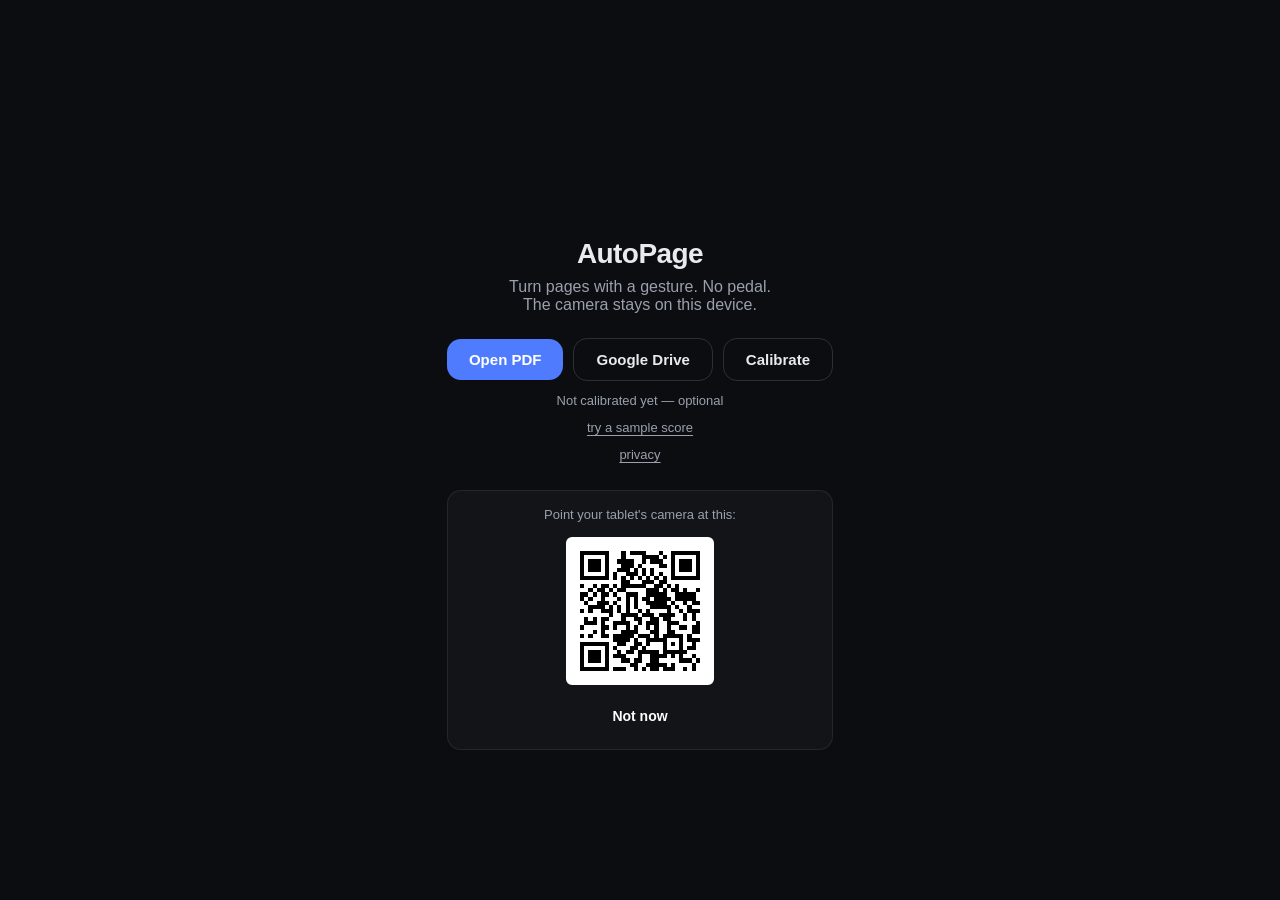
<file: index.html>
<!DOCTYPE html>
<html lang="en">
<head>
  <meta charset="UTF-8" />
  <!-- viewport-fit=cover so the score reaches the edges of a rounded screen;
       the safe-area insets in the stylesheet keep the controls out of the
       notch and off the home indicator. -->
  <meta name="viewport" content="width=device-width, initial-scale=1.0, maximum-scale=1.0, user-scalable=no, viewport-fit=cover" />
  <meta name="theme-color" content="#0f1115" />
  <title>AutoPage</title>

  <!-- PWA / installable app -->
  <link rel="manifest" href="manifest.json" />
  <link rel="icon" href="icon.svg" />
  <!-- iOS ignores an SVG icon for the home screen and screenshots the page
       instead, so a PNG has to be here by name. -->
  <link rel="apple-touch-icon" href="apple-touch-icon.png" />
  <meta name="mobile-web-app-capable" content="yes" />
  <meta name="apple-mobile-web-app-capable" content="yes" />
  <meta name="apple-mobile-web-app-status-bar-style" content="black-translucent" />
  <meta name="apple-mobile-web-app-title" content="AutoPage" />

  <link rel="stylesheet" href="style.css" />
</head>
<body>
  <main class="app">
    <!-- Score surface. The PDF page is drawn here; everything else floats over it. -->
    <div class="score" id="score">
      <canvas id="scoreCanvas" class="score-canvas" hidden></canvas>
      <!-- Opening a stored score is seconds of work on a tablet. Something has
           to be happening on screen for those seconds. -->
      <div class="loading" id="loading" hidden></div>

      <div class="score-empty" id="scoreEmpty">
        <h1 class="title">AutoPage</h1>
        <p class="lede">Turn pages with a gesture. No pedal.<br />The camera stays on this device.</p>

        <div class="start-row">
          <label class="file-btn">
            Open PDF
            <input type="file" id="fileInput" accept="application/pdf,.pdf" multiple hidden />
          </label>
          <button class="file-btn file-btn-quiet" id="driveBtn">Google Drive</button>
          <button class="file-btn file-btn-quiet" id="startCalibrateBtn">Calibrate</button>
        </div>


        <!-- The last few scores, as first pages. Filled by the app. -->
        <div class="recent" id="recent" hidden></div>

        <p class="start-note" id="startCalibrateState"></p>

        <p class="start-note">
          <button class="linkish" id="sampleBtn">try a sample score</button>
        </p>

        <!-- Google's review looks for this from the home page, and anyone
             being asked to point a camera at their own face deserves to find
             it without hunting. -->
        <p class="start-note">
          <a class="linkish" href="privacy.html">privacy</a>
        </p>

        <p class="score-error" id="scoreError" hidden></p>

        <!-- iOS has no install prompt of its own — nothing appears, ever, so
             anyone who does not already know the Share menu trick uses it in a
             tab and loses it. The two steps are the whole fix. -->
        <div class="install" id="installHint" hidden>
          <p id="installText"></p>
          <div class="qr" id="qrBox" hidden></div>

          <!-- Two steps as a picture. iOS has no install prompt to hook, so
               this is the whole mechanism — and a paragraph describing a button
               is worse than an arrow pointing at it. -->
          <div class="steps" id="installSteps" hidden>
            <span class="arrow" id="installArrow">↑</span>
            <span class="glyph" aria-hidden="true">
              <svg viewBox="0 0 24 24" width="20" height="20" fill="none"
                   stroke="currentColor" stroke-width="1.7"
                   stroke-linecap="round" stroke-linejoin="round">
                <path d="M12 3v12" /><path d="M8 7l4-4 4 4" />
                <path d="M5 13v6a2 2 0 0 0 2 2h10a2 2 0 0 0 2-2v-6" />
              </svg>
            </span>
            <span class="steps-text">then <b>Add to Home Screen</b></span>
          </div>
          <div class="start-row">
            <button class="btn btn-secondary" id="installBtn" hidden>Install</button>
            <button class="btn btn-secondary" id="shareBtn" hidden>Share link</button>
            <button class="btn btn-quiet" id="installDismiss">Not now</button>
          </div>
        </div>
      </div>
    </div>

    <!-- Page navigation. Always available — the automatic turn never takes these away. -->
    <div class="nav" id="nav" hidden>
      <button class="nav-btn" id="prevBtn" aria-label="Previous page">‹</button>
      <button class="nav-btn" id="nextBtn" aria-label="Next page">›</button>
    </div>

    <!-- Shown only while calibrating, or when the camera cannot start. Kept at
         the top because that is where the lens is: a prompt in the corner asks
         the player to look away at the moment the gesture is being measured. -->
    <section class="watch" id="watch" hidden>
      <!-- The prompt first. Below the preview it was the thing that scrolled
           off a phone, and it is the one part that has to be readable for the
           whole six seconds the step lasts. -->
      <div class="trainer-status" id="gestureStatus" hidden></div>
      <video id="camPreview" class="cam" playsinline muted hidden></video>
      <!-- Cancel lives here during calibration, so the panel can get out of
           the way entirely instead of being half-covered by this card. -->
      <button id="cancelCalibBtn" class="btn btn-secondary btn-block" hidden>Cancel</button>
      <button id="allowBtn" class="btn btn-primary btn-block" hidden>Allow camera</button>
    </section>

    <!-- ===== Setup panel ===== -->
    <section class="panel" id="setupPanel" hidden>
      <!-- Closed over a score this is a gear and nothing else. A word floating
           on the music is one more thing between the player and the only thing
           they are looking at. -->
      <button class="panel-head" id="setupToggle" aria-expanded="true" aria-label="Setup">
        <span class="gear" aria-hidden="true">⚙️</span>
        <span class="panel-label">Setup</span>
        <span class="chevron" aria-hidden="true">▾</span>
      </button>

      <div class="panel-body">
        <p class="panel-desc" id="gestureHelp"></p>

        <!-- The reason you open this panel, most times. It is blue on the
             first screen and it is blue here: a dark rectangle on a dark panel
             does not read as a button at all, whichever one you point at. -->
        <label class="btn btn-primary btn-block file-swap">
          Open PDF
          <input type="file" id="swapFileInput" accept="application/pdf,.pdf" multiple hidden />
        </label>

        <!-- The week's songs usually live in a shared folder rather than on
             the iPad, so this is a first-class way in, not a convenience. -->
        <button class="btn btn-secondary btn-block" id="panelDriveBtn">Open from Google Drive</button>


        <!-- And again here, because a remembered score opens straight away
             and the first screen is not seen again. -->
        <div class="recent recent-panel" id="recentPanel" hidden></div>

        <!-- Only for charts that have chord symbols in them. A score with
             none never shows this. -->
        <div class="keyrow" id="keyRow" hidden>
          <span class="keyrow-label">Key</span>
          <button type="button" id="keyDown" aria-label="Down a semitone">−</button>
          <span id="keyNow">—</span>
          <button type="button" id="keyUp" aria-label="Up a semitone">+</button>
          <button type="button" id="keyReset" class="plain">original</button>
        </div>
        <p class="key-note" id="keyNote" hidden>
          Chord symbols only — the printed staff does not change.
        </p>

        <!-- A set goes up a tone for the last chorus, and that happens with
             both hands busy. A thumb to the camera is the one signal a player
             can give mid-song. -->
        <label class="field field-check" id="thumbsField" hidden>
          <input type="checkbox" id="thumbsOn" />
          <span>Thumbs up raises the key <em>— a tone, chord symbols only</em></span>
        </label>
        <label class="field field-check field-sub" id="naturalStepField" hidden>
          <input type="checkbox" id="naturalStepOn" checked />
          <span>E goes to F, B to C <em>— a semitone, to stay off F# and C#</em></span>
        </label>
        <label class="field field-check field-sub" id="thumbsDownField" hidden>
          <input type="checkbox" id="thumbsDownOn" checked />
          <span>and thumbs down lowers it <em>— a semitone</em></span>
        </label>

        <button id="calibrateBtn" class="btn btn-secondary btn-block">Calibrate</button>

        <label class="field" id="holdField" hidden>
          <span id="holdLabel">Wink length (ms)</span>
          <input type="number" id="holdInput" min="100" max="1500" step="50" value="200" />
        </label>

        <!-- Two named choices, not a checkbox. "Head tilt instead of wink"
             reads as though wink were the normal state and the tilt an
             override, which is backwards — and an unticked box always looks
             like the default. -->
        <div class="field" id="modeField" hidden>
          <span>Gesture</span>
          <div class="segmented" role="radiogroup" aria-label="Gesture">
            <label>
              <input type="radio" name="gesture" id="modeTilt" value="tilt" />
              <span>Head tilt</span>
              <em>any glasses</em>
            </label>
            <label>
              <input type="radio" name="gesture" id="modeWink" value="wink" />
              <span>Wink</span>
              <em>no glasses</em>
            </label>
          </div>
        </div>

        <!-- Two words was too few: asked what it was, within a day of it being
             shortened to them. The condition it fixes is the whole point. -->
        <label class="field field-check" id="swapField" hidden>
          <input type="checkbox" id="swapInput" />
          <span>Swap sides <em>— tick if right goes backwards</em></span>
        </label>

        <div class="trainer-status warn" id="screenState" hidden></div>

        <!-- Always findable, never a nag. A returning player lands straight on
             their score, so the offer on the first screen never reaches them. -->
        <button id="panelInstallBtn" class="btn btn-secondary btn-block" hidden>Add to Home Screen</button>
        <div class="trainer-status" id="panelInstallHow" hidden></div>

        <button id="offlineBtn" class="btn btn-secondary btn-block" hidden>Save for offline (13 MB)</button>
        <div class="trainer-status" id="offlineState"></div>

        <div class="trainer-status" id="calibStatus"></div>
        <div class="diag" id="gestureAsym"></div>
        <div class="trainer-status" id="setupStatus">No score open.</div>

        <!-- A home-screen app has no address bar and so no reload button. The
             only way to pick up a new version was to force quit it, which is
             not something anyone should have to know. -->
        <a class="btn btn-secondary btn-block" href="./share.html" target="_blank" rel="noopener">Card to share</a>

        <button id="reloadBtn" class="btn btn-secondary btn-block">Check for update</button>

        <div class="diag" id="diag"></div>
      </div>
    </section>
  </main>

  <!--
    If the module fails to load — a 404 on vendor/, or a static server handing
    back the wrong MIME type for a script — no listeners are ever attached and
    the buttons silently do nothing. Say so instead.
  -->
  <script>
    window.addEventListener("error", (e) => {
      const box = document.getElementById("scoreError");
      if (box && e.target && e.target.tagName === "SCRIPT") {
        box.textContent = "Failed to load app.js — check the browser console.";
        box.hidden = false;
      }
    }, true);
    setTimeout(() => {
      if (window.__autopageReady) return;
      const box = document.getElementById("scoreError");
      if (!box) return;
      box.textContent =
        "The app did not start. Serve this folder over http:// (not file://) " +
        "and make sure vendor/pdf.js was pulled — see the console for details.";
      box.hidden = false;
    }, 2500);
  </script>
  <script type="module" src="app.js"></script>
  <!-- What Drive is doing, over everything, wherever you are.
       It had been written into the first screen, which is gone the moment a
       score is open, and then also into the Setup panel, which is closed most
       of the time. Two places that each vanish in different circumstances is
       how "I pressed Select and nothing happened" happened twice. This one is
       on top of the lot and survives both. -->
  <div class="drive-toast" id="driveToast" hidden role="status"></div>

  <!-- For a few seconds after the key moves: the moment an accidental change
       needs taking back. What is permanent is the Key control in the panel. -->
  <div class="key-band" id="keyBand" hidden role="status"></div>
</body>
</html>
</file>
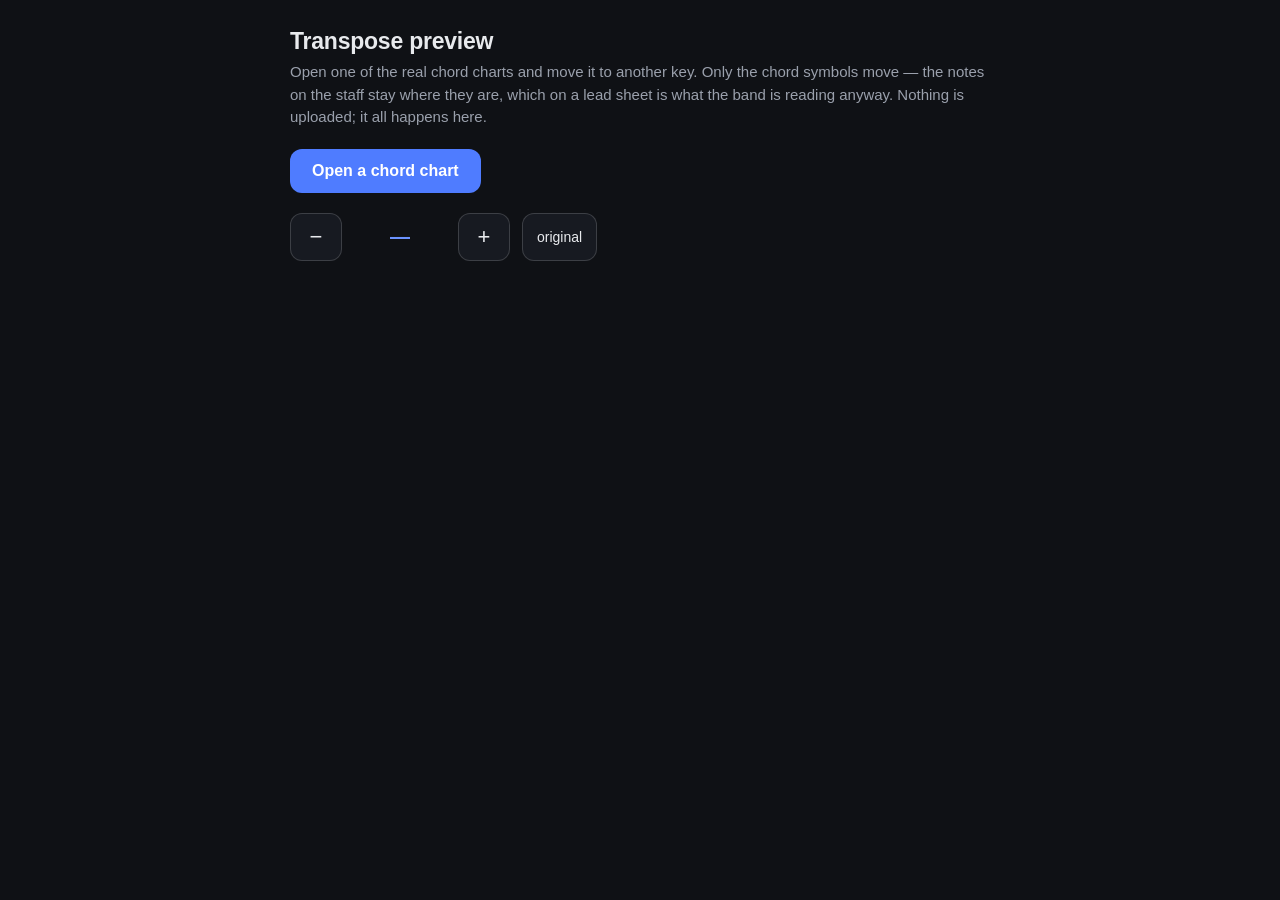
<file: chords.html>
<!DOCTYPE html>
<html lang="en">
<head>
  <meta charset="UTF-8" />
  <meta name="viewport" content="width=device-width, initial-scale=1.0, viewport-fit=cover" />
  <title>AutoPage — transpose preview</title>
  <link rel="icon" href="icon.svg" />
  <style>
    /* A diagnostic, not a feature. Nothing here is linked from the app and
       nothing in the app imports it: the question is whether a real chord
       chart carries its chords as text, and that has to be answered against
       real charts before anything is built on the answer. */
    :root { color-scheme: dark; }
    * { box-sizing: border-box; }
    body {
      margin: 0 auto; max-width: 46rem; padding: 28px 18px 80px;
      background: #0f1115; color: #e8eaed;
      font-family: -apple-system, BlinkMacSystemFont, "Segoe UI", Roboto, Helvetica, Arial, sans-serif;
      -webkit-text-size-adjust: 100%; text-size-adjust: 100%;
    }
    h1 { font-size: 23px; margin: 0 0 6px; letter-spacing: -0.01em; }
    p.lede { color: #9aa0ac; margin: 0 0 20px; font-size: 15px; line-height: 1.5; }
    .pick {
      display: inline-block; background: #4f7cff; color: #fff; font-weight: 600;
      padding: 13px 22px; border-radius: 12px; cursor: pointer; font-size: 16px;
    }
    .verdict {
      margin: 22px 0 0; padding: 16px 18px; border-radius: 13px;
      background: #171a21; border: 1px solid rgba(255,255,255,0.09);
      font-size: 15px; line-height: 1.6;
    }
    .verdict.good { border-color: rgba(110,231,160,0.4); }
    .verdict.bad { border-color: rgba(255,154,138,0.4); }
    .big { font-size: 19px; font-weight: 600; display: block; margin-bottom: 6px; }
    .good .big { color: #6ee7a0; }
    .bad .big { color: #ff9a8a; }
    code, .mono { font-family: ui-monospace, SFMono-Regular, Menlo, monospace; font-size: 13px; }
    .found { margin-top: 10px; color: #9aa0ac; word-break: break-word; }
    canvas { max-width: 100%; height: auto; margin-top: 18px; border-radius: 10px; background: #fff; }
    .hint { color: #9aa0ac; font-size: 13.5px; margin-top: 16px; line-height: 1.5; }
    .keys {
      display: flex; align-items: center; gap: 12px; margin-top: 20px;
    }
    .keys button {
      width: 52px; height: 48px; border-radius: 12px; font-size: 22px;
      background: #171a21; color: #e8eaed; border: 1px solid rgba(255,255,255,0.16);
      cursor: pointer;
    }
    .keys button.plain { width: auto; padding: 0 14px; font-size: 14px; }
    #keyNow {
      min-width: 92px; text-align: center; font-size: 20px; font-weight: 600;
      color: #6b93ff;
    }
  </style>
</head>
<body>
  <h1>Transpose preview</h1>
  <p class="lede">
    Open one of the real chord charts and move it to another key. Only the
    chord symbols move — the notes on the staff stay where they are, which on
    a lead sheet is what the band is reading anyway. Nothing is uploaded; it
    all happens here.
  </p>

  <label class="pick">
    Open a chord chart
    <input type="file" id="file" accept="application/pdf,.pdf" hidden />
  </label>

  <div class="keys" id="keys" hidden>
    <button type="button" id="down">−</button>
    <span id="keyNow">—</span>
    <button type="button" id="up">+</button>
    <button type="button" id="reset" class="plain">original</button>
  </div>

  <div id="out"></div>

  <script type="module">
    import * as pdfjsLib from "./vendor/pdf.js";
    import { parseChord, spelling, keyName } from "./transpose.js";
    import { findChords, placeChords } from "./chord-paint.js";
    pdfjsLib.GlobalWorkerOptions.workerSrc = "./vendor/pdf.worker.js";

    const out = document.getElementById("out");
    const keys = document.getElementById("keys");
    const keyNow = document.getElementById("keyNow");

    let doc = null;
    let chords = [];   // {page, text, x, y, w, h, size}
    let firstChord = null;
    let shift = 0;

    document.getElementById("file").addEventListener("change", (e) => {
      const file = e.target.files?.[0];
      if (file) load(file);
    });
    document.getElementById("up").addEventListener("click", () => move(+1));
    document.getElementById("down").addEventListener("click", () => move(-1));
    document.getElementById("reset").addEventListener("click", () => move(-shift));

    function move(by) {
      shift = Math.max(-11, Math.min(11, shift + by));
      draw();
    }

    async function load(file) {
      out.innerHTML = '<div class="verdict">Reading…</div>';
      keys.hidden = true;
      shift = 0;
      try {
        doc = await pdfjsLib.getDocument({ data: await file.arrayBuffer() }).promise;
        chords = [];
        firstChord = null;
        let items = 0;

        for (let n = 1; n <= doc.numPages; n++) {
          const page = await doc.getPage(n);
          for (const item of (await page.getTextContent()).items) {
            const text = (item.str ?? "").trim();
            if (!text) continue;
            items++;
            if (!parseChord(text)) continue;
            if (!firstChord) firstChord = text;
            chords.push({
              page: n, text,
              x: item.transform[4], y: item.transform[5],
              w: item.width, h: item.height || 10,
              size: Math.abs(item.transform[3]) || 10,
            });
          }
        }

        const ok = chords.length >= 6;
        const sample = chords.slice(0, 24).map((c) => c.text).join("  ");
        out.innerHTML =
          `<div class="verdict ${ok ? "good" : "bad"}">` +
          `<span class="big">${chords.length} chord symbols found</span>` +
          `${doc.numPages} page${doc.numPages === 1 ? "" : "s"}, ${items} pieces of text in all.` +
          (sample ? `<div class="found mono">${sample}</div>` : "") +
          (items === 0
            ? "<div class='found'>No text at all — this is a scan, and nothing can be read out of it.</div>"
            : ok ? "" : "<div class='found'>Text is there but the chords are not coming out as their own pieces.</div>") +
          "</div>";

        keys.hidden = !ok;
        if (ok) await draw();
      } catch (err) {
        out.innerHTML = `<div class="verdict bad"><span class="big">Could not read it</span>${err.message}</div>`;
      }
    }

    async function draw() {
      keyNow.textContent = shift === 0
        ? (keyName(firstChord, 0) ?? "original")
        : `${keyName(firstChord, shift)} (${shift > 0 ? "+" : ""}${shift})`;

      const flats = spelling(firstChord, shift);
      for (const old of out.querySelectorAll("canvas, .hint")) old.remove();

      for (let n = 1; n <= doc.numPages; n++) {
        const page = await doc.getPage(n);
        const base = page.getViewport({ scale: 1 });
        const scale = Math.min(2, 900 / base.width);
        const viewport = page.getViewport({ scale });
        const canvas = document.createElement("canvas");
        canvas.width = Math.round(viewport.width);
        canvas.height = Math.round(viewport.height);
        const ctx = canvas.getContext("2d", { alpha: false });
        ctx.fillStyle = "#fff";
        ctx.fillRect(0, 0, canvas.width, canvas.height);
        await page.render({ canvasContext: ctx, viewport }).promise;
        placeChords(ctx, chords.filter((c) => c.page === n), shift, flats, scale);
        out.append(canvas);
      }

      const hint = document.createElement("p");
      hint.className = "hint";
      hint.textContent =
        "Screenshot a page and send it. What matters is whether the new chords " +
        "sit where the old ones did and nothing else got covered up.";
      out.append(hint);
    }

  </script>
</body>
</html>
</file>
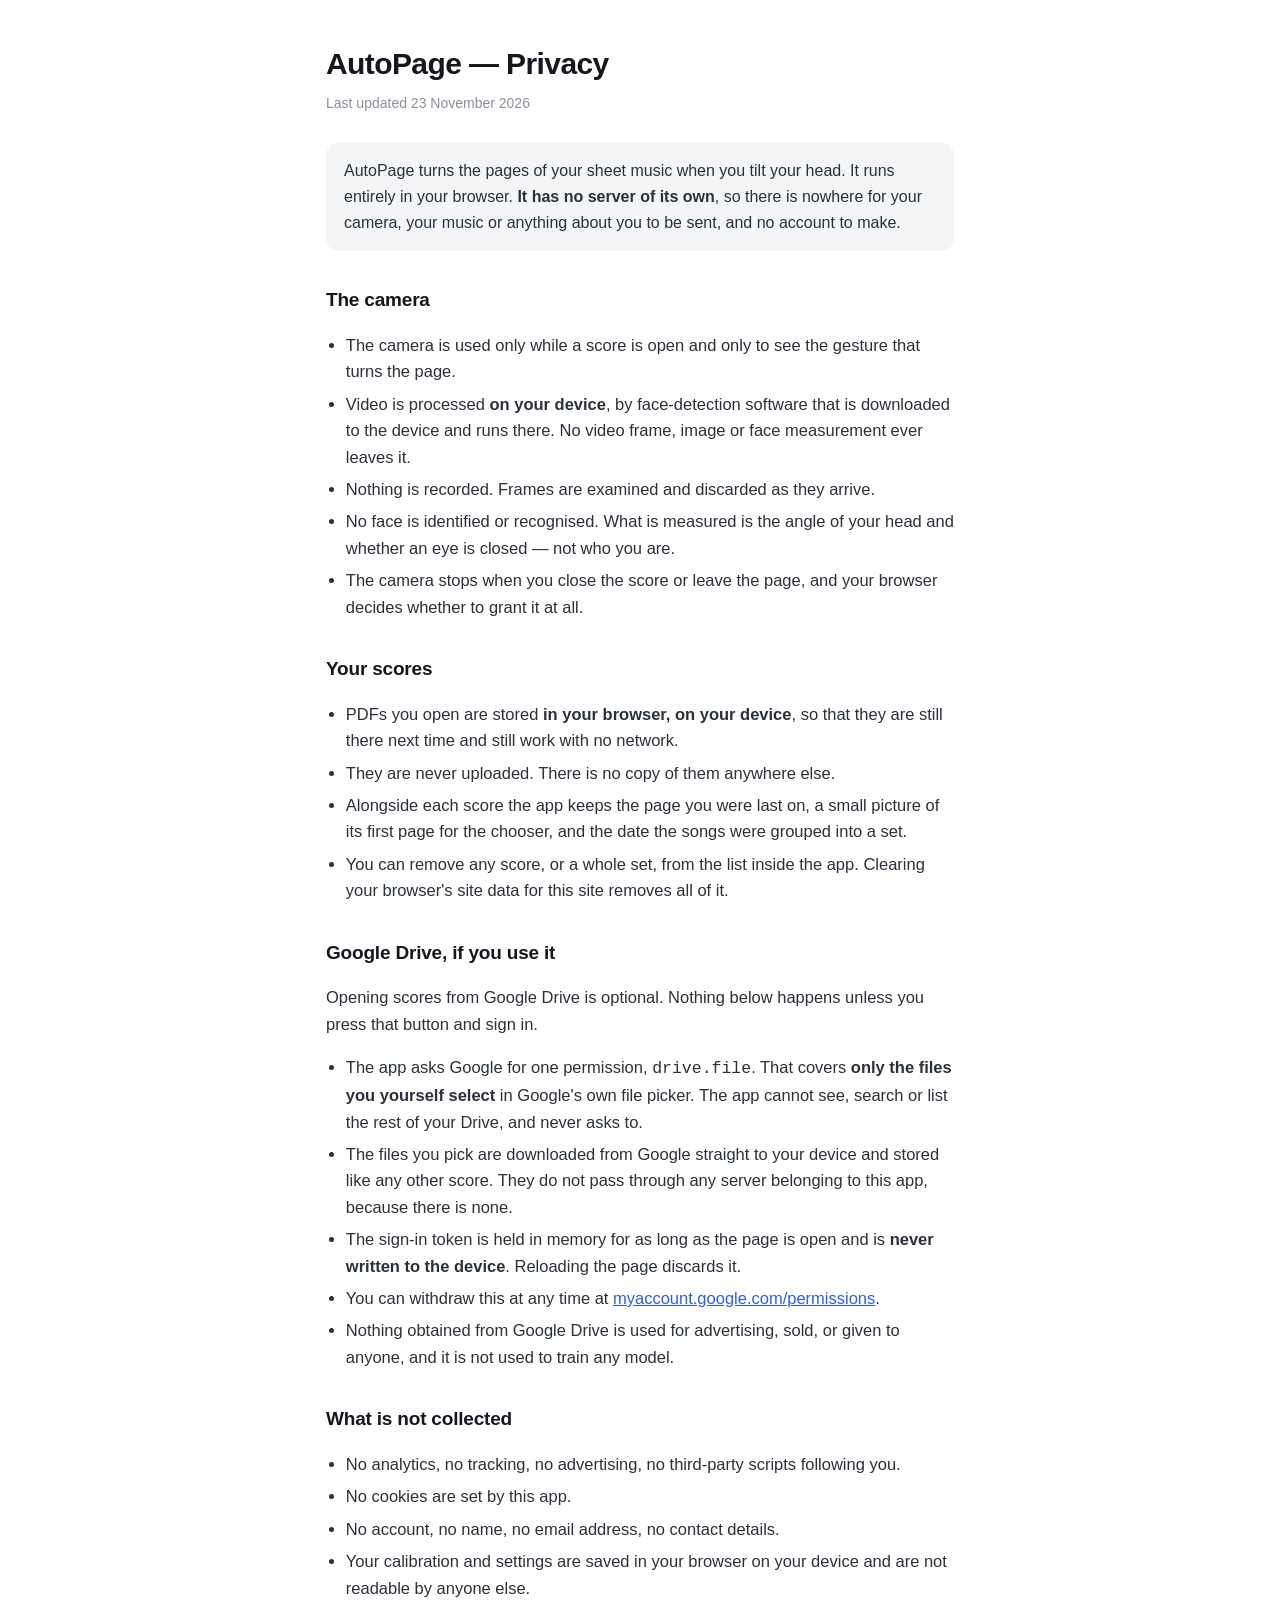
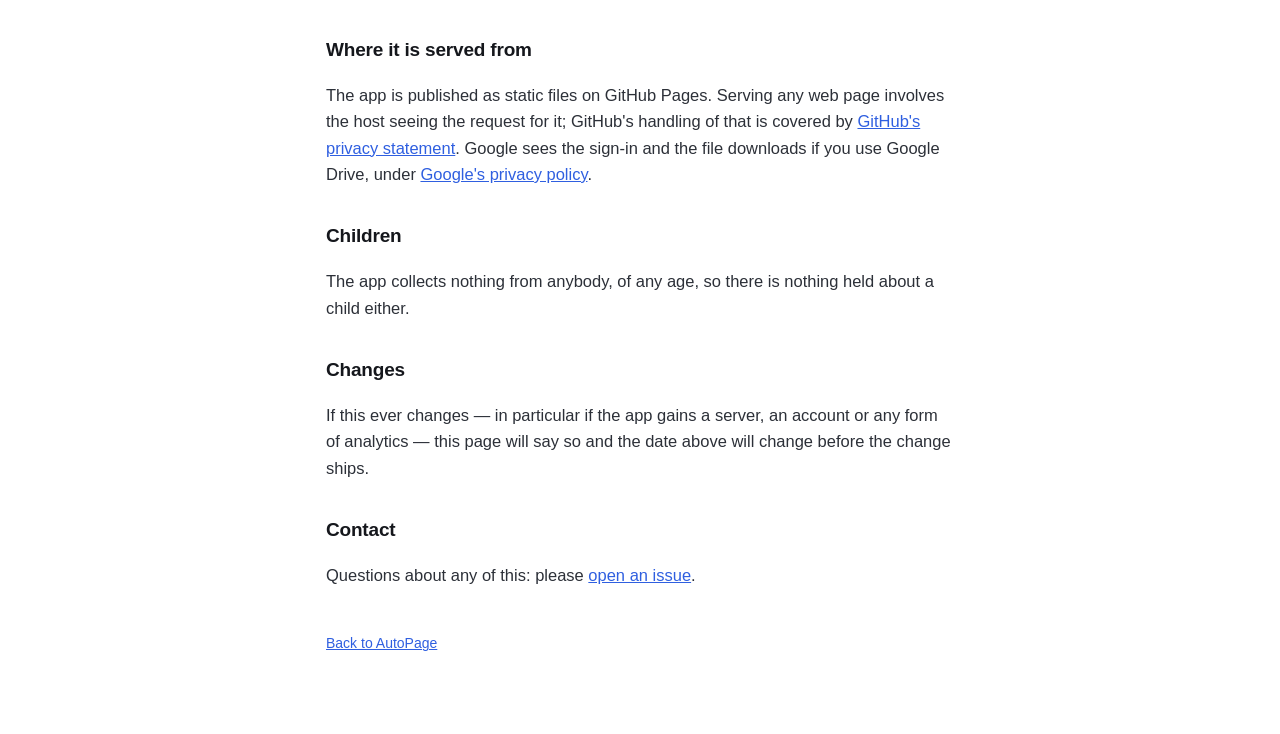
<file: privacy.html>
<!DOCTYPE html>
<html lang="en">
<head>
  <meta charset="UTF-8" />
  <meta name="viewport" content="width=device-width, initial-scale=1.0, viewport-fit=cover" />
  <title>AutoPage — Privacy</title>
  <link rel="icon" href="icon.svg" />
  <style>
    /* Readable on a phone held at a music stand, and printable. Light, like
       the share card: this one gets read in a browser tab, not in the dark. */
    :root { color-scheme: light; }
    * { box-sizing: border-box; }
    body {
      margin: 0 auto; max-width: 42rem; padding: 40px 22px 80px;
      background: #fff; color: #15171c;
      font-family: -apple-system, BlinkMacSystemFont, "Segoe UI", Roboto, Helvetica, Arial, sans-serif;
      font-size: 16.5px; line-height: 1.6;
      -webkit-text-size-adjust: 100%; text-size-adjust: 100%;
    }
    h1 { font-size: 30px; letter-spacing: -0.02em; margin: 0 0 4px; }
    h2 { font-size: 19px; margin: 34px 0 8px; letter-spacing: -0.01em; }
    .updated { color: #8a909b; font-size: 14px; margin: 0 0 28px; }
    p, li { color: #2c3038; }
    ul { padding-left: 1.2em; }
    li { margin: 6px 0; }
    .lead {
      background: #f4f5f7; border-radius: 13px; padding: 16px 18px;
      font-size: 16px; margin: 0 0 8px;
    }
    strong { font-weight: 600; }
    a { color: #2f5fe0; }
    footer { margin-top: 44px; color: #8a909b; font-size: 14px; }
  </style>
</head>
<body>
  <h1>AutoPage — Privacy</h1>
  <p class="updated">Last updated 23 November 2026</p>

  <p class="lead">
    AutoPage turns the pages of your sheet music when you tilt your head. It
    runs entirely in your browser. <strong>It has no server of its own</strong>,
    so there is nowhere for your camera, your music or anything about you to be
    sent, and no account to make.
  </p>

  <h2>The camera</h2>
  <ul>
    <li>The camera is used only while a score is open and only to see the
      gesture that turns the page.</li>
    <li>Video is processed <strong>on your device</strong>, by face-detection
      software that is downloaded to the device and runs there. No video frame,
      image or face measurement ever leaves it.</li>
    <li>Nothing is recorded. Frames are examined and discarded as they arrive.</li>
    <li>No face is identified or recognised. What is measured is the angle of
      your head and whether an eye is closed — not who you are.</li>
    <li>The camera stops when you close the score or leave the page, and your
      browser decides whether to grant it at all.</li>
  </ul>

  <h2>Your scores</h2>
  <ul>
    <li>PDFs you open are stored <strong>in your browser, on your device</strong>,
      so that they are still there next time and still work with no network.</li>
    <li>They are never uploaded. There is no copy of them anywhere else.</li>
    <li>Alongside each score the app keeps the page you were last on, a small
      picture of its first page for the chooser, and the date the songs were
      grouped into a set.</li>
    <li>You can remove any score, or a whole set, from the list inside the app.
      Clearing your browser's site data for this site removes all of it.</li>
  </ul>

  <h2>Google Drive, if you use it</h2>
  <p>
    Opening scores from Google Drive is optional. Nothing below happens unless
    you press that button and sign in.
  </p>
  <ul>
    <li>The app asks Google for one permission, <code>drive.file</code>. That
      covers <strong>only the files you yourself select</strong> in Google's
      own file picker. The app cannot see, search or list the rest of your
      Drive, and never asks to.</li>
    <li>The files you pick are downloaded from Google straight to your device
      and stored like any other score. They do not pass through any server
      belonging to this app, because there is none.</li>
    <li>The sign-in token is held in memory for as long as the page is open and
      is <strong>never written to the device</strong>. Reloading the page
      discards it.</li>
    <li>You can withdraw this at any time at
      <a href="https://myaccount.google.com/permissions">myaccount.google.com/permissions</a>.</li>
    <li>Nothing obtained from Google Drive is used for advertising, sold, or
      given to anyone, and it is not used to train any model.</li>
  </ul>

  <h2>What is not collected</h2>
  <ul>
    <li>No analytics, no tracking, no advertising, no third-party scripts
      following you.</li>
    <li>No cookies are set by this app.</li>
    <li>No account, no name, no email address, no contact details.</li>
    <li>Your calibration and settings are saved in your browser on your device
      and are not readable by anyone else.</li>
  </ul>

  <h2>Where it is served from</h2>
  <p>
    The app is published as static files on GitHub Pages. Serving any web page
    involves the host seeing the request for it; GitHub's handling of that is
    covered by
    <a href="https://docs.github.com/site-policy/privacy-policies/github-privacy-statement">GitHub's privacy statement</a>.
    Google sees the sign-in and the file downloads if you use Google Drive,
    under
    <a href="https://policies.google.com/privacy">Google's privacy policy</a>.
  </p>

  <h2>Children</h2>
  <p>
    The app collects nothing from anybody, of any age, so there is nothing held
    about a child either.
  </p>

  <h2>Changes</h2>
  <p>
    If this ever changes — in particular if the app gains a server, an account
    or any form of analytics — this page will say so and the date above will
    change before the change ships.
  </p>

  <h2>Contact</h2>
  <p>
    Questions about any of this: please
    <a href="https://github.com/iminjesus/autopage-app/issues">open an issue</a>.
  </p>

  <footer>
    <a href="./">Back to AutoPage</a>
  </footer>
</body>
</html>
</file>
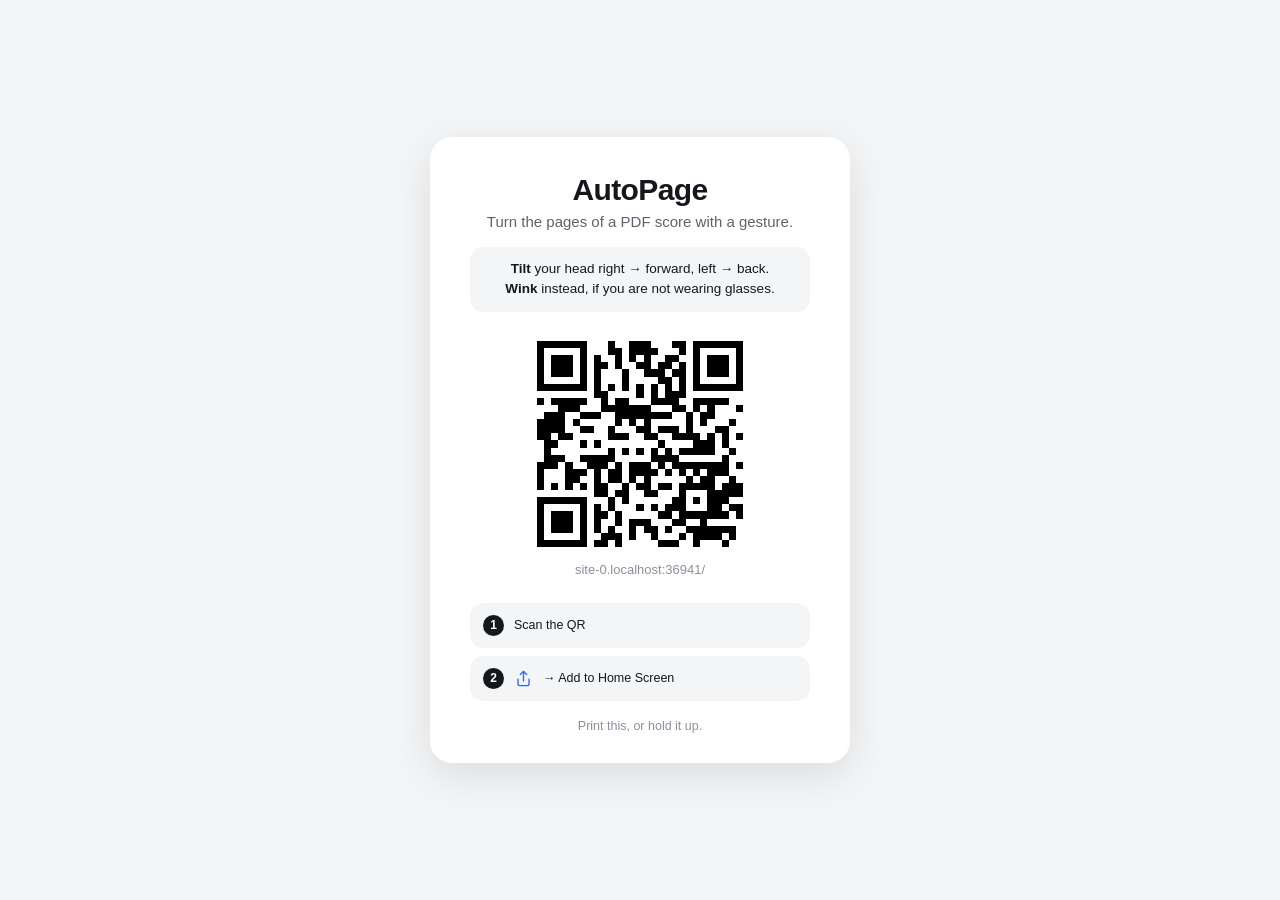
<file: share.html>
<!DOCTYPE html>
<html lang="en">
<head>
  <meta charset="UTF-8" />
  <meta name="viewport" content="width=device-width, initial-scale=1.0, viewport-fit=cover" />
  <title>AutoPage — scan this</title>
  <link rel="icon" href="icon.svg" />
  <style>
    /* A card to hold up, show on a laptop, or print. Light on purpose: a QR
       on a dark screen scans worse, and this is the one page meant for paper. */
    :root { color-scheme: light; }
    * { box-sizing: border-box; }
    html, body { margin: 0; height: 100%; }
    body {
      display: flex; align-items: center; justify-content: center;
      background: #f4f5f7; color: #15171c;
      font-family: -apple-system, BlinkMacSystemFont, "Segoe UI", Roboto, Helvetica, Arial, sans-serif;
      padding: 24px;
    }
    .card {
      background: #fff; border-radius: 22px; padding: 36px 40px 30px;
      box-shadow: 0 12px 40px rgba(0,0,0,0.10); text-align: center;
      max-width: 420px; width: 100%;
    }
    h1 { font-size: 30px; letter-spacing: -0.02em; margin: 0 0 4px; }
    .lede { color: #5d636e; margin: 0 0 14px; font-size: 15px; line-height: 1.45; }
    .how {
      background: #f4f5f7; border-radius: 13px; padding: 12px 14px;
      margin: 0 0 22px; font-size: 13.5px; line-height: 1.5; color: #15171c;
    }
    .qr { display: flex; justify-content: center; margin-bottom: 8px; min-height: 220px; }
    .qr svg { border-radius: 10px; }
    .url { font-size: 13px; color: #8a909b; word-break: break-all; margin: 0 0 26px; }

    /* The two steps nobody should have to be told out loud. */
    /* Stacked, so each step reads on one line. Side by side, "Add to Home
       Screen" broke across three. */
    .steps { display: flex; flex-direction: column; gap: 8px; text-align: left; }
    .step {
      flex: 1; display: flex; gap: 10px; align-items: center;
      background: #f4f5f7; border-radius: 13px; padding: 12px 13px;
      font-size: 12.5px; line-height: 1.35;
    }
    .n {
      flex: 0 0 auto; width: 21px; height: 21px; border-radius: 50%;
      background: #15171c; color: #fff; font-size: 12px; font-weight: 700;
      display: flex; align-items: center; justify-content: center;
    }
    .glyph { flex: 0 0 auto; color: #2f63f5; display: flex; }
    .note { margin: 18px 0 0; font-size: 12.5px; color: #8a909b; }

    @media print {
      body { background: #fff; padding: 0; }
      .card { box-shadow: none; max-width: none; }
      .note { display: none; }
    }
  </style>
</head>
<body>
  <main class="card">
    <h1>AutoPage</h1>
    <p class="lede">Turn the pages of a PDF score with a gesture.</p>
    <p class="how">
      <b>Tilt</b> your head right → forward, left → back.<br />
      <b>Wink</b> instead, if you are not wearing glasses.
    </p>

    <div class="qr" id="qr"></div>
    <p class="url" id="url"></p>

    <div class="steps">
      <div class="step">
        <span class="n">1</span>
        <span>Scan the QR</span>
      </div>
      <div class="step">
        <span class="n">2</span>
        <span class="glyph" aria-hidden="true">
          <svg viewBox="0 0 24 24" width="19" height="19" fill="none" stroke="currentColor"
               stroke-width="1.7" stroke-linecap="round" stroke-linejoin="round">
            <path d="M12 3v12" /><path d="M8 7l4-4 4 4" />
            <path d="M5 13v6a2 2 0 0 0 2 2h10a2 2 0 0 0 2-2v-6" />
          </svg>
        </span>
        <span>→ Add to Home Screen</span>
      </div>
    </div>

    <p class="note">Print this, or hold it up.</p>
  </main>

  <script type="module">
    // The code points at the app beside this page, so the card is right
    // wherever it is served from and there is no URL to keep in step by hand.
    import { qrSvg } from "./qr.js";
    const target = new URL("./", location.href).href;
    document.getElementById("qr").innerHTML = qrSvg(target, { size: 220, margin: 1 });
    document.getElementById("url").textContent = target.replace(/^https?:\/\//, "");

  </script>
</body>
</html>
</file>
<file: style.css>
:root {
  --bg: #0f1115;
  --panel: #171a21;
  --text: #e8eaed;
  --muted: #9aa0ac;
  --accent: #4f7cff;
  --accent-strong: #6b93ff;
  --armed: #ffb454;
  --radius: 14px;
  --shadow: 0 10px 30px rgba(0, 0, 0, 0.35);
}

/* .nav and .watch set `display: flex`, which outranks the UA rule behind the
   `hidden` attribute — without this they show before a score is even open. */
[hidden] {
  display: none !important;
}

* {
  box-sizing: border-box;
  -webkit-tap-highlight-color: transparent;
}

html,
body {
  margin: 0;
  height: 100%;
  /* Chrome on Android inflates text in anything it decides is "main content",
     which is how the panel ended up with type at twice its size, spilling out
     of boxes sized in px and pushing the right-hand half off the screen. The
     score is the content here and the panel is chrome; neither wants
     resizing. */
  -webkit-text-size-adjust: 100%;
  text-size-adjust: 100%;
}

body {
  background: var(--bg);
  color: var(--text);
  font-family: -apple-system, BlinkMacSystemFont, "Segoe UI", Roboto, Helvetica,
    Arial, sans-serif;
  min-height: 100dvh;
  overflow: hidden;
}

.app {
  position: relative;
  height: 100dvh;
  width: 100%;
}

/* --- Score surface --- */

.score {
  position: absolute;
  inset: 0;
  display: flex;
  align-items: center;
  justify-content: center;
  background: #0b0d11;
}

/* A bar across the top of the score while one is being opened, and the page
   underneath dimmed. Parsing a PDF and laying out its first page is a couple
   of seconds on a tablet; before this, those seconds looked like the tap
   having missed. */
.loading {
  position: absolute;
  top: 0;
  left: 0;
  right: 0;
  height: 3px;
  z-index: 4;
  overflow: hidden;
  background: rgba(255, 255, 255, 0.08);
}

.loading::after {
  content: "";
  position: absolute;
  inset: 0;
  width: 40%;
  background: var(--accent);
  animation: sweep 1s linear infinite;
}

@keyframes sweep {
  from { transform: translateX(-100%); }
  to { transform: translateX(350%); }
}

/* Not for anyone who has asked their system not to be moved at: the bar stays,
   it just stops sweeping. */
@media (prefers-reduced-motion: reduce) {
  .loading::after { animation: none; width: 100%; opacity: 0.5; }
}

.score.busy .score-canvas {
  opacity: 0.4;
  transition: opacity 0.15s ease;
}

.score-canvas {
  max-width: 100%;
  max-height: 100%;
  /* Scores are printed black-on-white; inverting keeps the dark UI coherent
     without fighting the source PDF. Toggleable later if players dislike it. */
  background: #fff;
  box-shadow: var(--shadow);
}

.score-empty {
  position: absolute;
  text-align: center;
  padding: 24px;
  /* Clear of the camera card, which sits at the top of the score and is exactly
     what a first-time visitor sees if they say no to the camera. */
  margin-top: 88px;
}

.title {
  font-size: 28px;
  font-weight: 650;
  letter-spacing: -0.02em;
  margin: 0 0 8px;
}

.lede {
  color: var(--muted);
  margin: 0 0 24px;
}

.file-btn {
  display: inline-block;
  background: var(--accent);
  color: #fff;
  padding: 12px 22px;
  border-radius: var(--radius);
  font-weight: 600;
  cursor: pointer;
}

.file-btn:hover {
  background: var(--accent-strong);
}

.file-btn {
  border: 0;
  font-size: 15px;
  font-family: inherit;
}

/* The second way in is a way in, not a decoration — quieter than the sample,
   louder than a link. */
.file-btn-quiet {
  background: transparent;
  color: var(--text);
  border: 1px solid rgba(255, 255, 255, 0.14);
}

.file-btn-quiet:hover {
  background: rgba(255, 255, 255, 0.06);
}

/* The last few scores, as their own first pages. A name in a list is not a
   score you recognise; the top of the page is. */
/* A column as wide as its widest row, so a group's heading — and the button
   that drops the whole group — line up with the tiles underneath instead of
   drifting out to the edge of the screen. */
.recent {
  display: flex;
  flex-direction: column;
  gap: 4px;
  width: fit-content;
  max-width: 100%;
  margin: 18px auto 0;
  text-align: left;
}

.recent-panel {
  width: auto;
  margin: 0 0 12px;
  gap: 4px;
}

.recent-item {
  position: relative;
  width: 72px;
  border: 1px solid rgba(255, 255, 255, 0.14);
  border-radius: 9px;
  color: var(--muted);
  font-size: 10.5px;
  line-height: 1.3;
  overflow: hidden;
  text-align: center;
}

.recent-panel .recent-item {
  width: 60px;
  font-size: 9.5px;
}

.recent-open {
  display: block;
  width: 100%;
  padding: 0;
  border: 0;
  background: transparent;
  color: inherit;
  font: inherit;
  cursor: pointer;
}

/* Small, in the corner, and clearly not the thumbnail. The tile stays the
   target for opening; this is the one place on it that is not. */
.recent-remove {
  position: absolute;
  top: 3px;
  right: 3px;
  width: 22px;
  height: 22px;
  padding: 0;
  border: 0;
  border-radius: 50%;
  background: rgba(10, 12, 16, 0.72);
  color: #fff;
  font-size: 16px;
  line-height: 1;
  cursor: pointer;
}

.recent-remove:hover {
  background: #c0392b;
}

/* Its own line under the tiles, not squeezed in beside them. */
/* A Sunday's heading: its name, how many songs, and a way to drop the lot. */
.recent-head {
  display: flex;
  align-items: baseline;
  gap: 8px;
  margin: 6px 0 -2px;
  font-size: 12px;
  font-weight: 600;
  color: var(--text);
}

.recent-panel .recent-head {
  margin-top: 4px;
}

.recent-count {
  font-weight: 500;
  color: var(--muted);
}

.recent-drop {
  margin-left: auto;
  width: 22px;
  height: 22px;
  padding: 0;
  border: 0;
  border-radius: 50%;
  background: rgba(255, 255, 255, 0.07);
  color: var(--muted);
  font-size: 15px;
  line-height: 1;
  cursor: pointer;
}

.recent-drop:hover {
  background: #c0392b;
  color: #fff;
}

.recent-row {
  display: flex;
  flex-wrap: wrap;
  gap: 8px;
}

.recent-panel .recent-row {
  gap: 6px;
}

.recent-undo {
  display: flex;
  align-items: center;
  justify-content: center;
  gap: 8px;
  margin-top: 2px;
  font-size: 12px;
  color: var(--muted);
}

.recent-item:hover,
.recent-item[aria-current="true"] {
  border-color: var(--accent);
  color: var(--text);
}

.recent-item[aria-current="true"] {
  box-shadow: 0 0 0 1px var(--accent);
}

.recent-item img,
.recent-item .blank {
  display: block;
  width: 100%;
  aspect-ratio: 3 / 4;
  object-fit: cover;
  object-position: top center;
  background: #fff;
}

.recent-item .blank {
  background: #2a2f3b;
}

.recent-name {
  display: block;
  padding: 4px 4px 5px;
  white-space: nowrap;
  overflow: hidden;
  text-overflow: ellipsis;
}

.start-note {
  margin: 12px 0 0;
  font-size: 13px;
  color: var(--muted);
}

/* A button that reads as a link: the sample is a way in, not a third choice
   competing with the two that matter. */
.linkish {
  background: none;
  border: 0;
  padding: 0;
  font: inherit;
  color: var(--muted);
  text-decoration: underline;
  text-underline-offset: 3px;
  cursor: pointer;
}

.linkish:hover {
  color: var(--text);
}

.start-row {
  display: flex;
  flex-wrap: wrap;
  gap: 10px;
  justify-content: center;
  align-items: center;
}

.install {
  margin: 28px auto 0;
  padding: 14px 16px;
  max-width: 420px;
  border: 1px solid rgba(255, 255, 255, 0.08);
  border-radius: var(--radius);
  background: rgba(255, 255, 255, 0.03);
}

.install p {
  color: var(--muted);
  font-size: 13px;
  line-height: 1.55;
  margin: 0 0 12px;
}

.install .share-glyph {
  display: inline-block;
  color: var(--text);
  font-weight: 700;
}

/* White behind the code, always. A dark-themed QR is a QR nothing reads. */
.qr {
  display: flex;
  justify-content: center;
  margin: 0 0 12px;
}

.qr svg {
  border-radius: 6px;
  border: 6px solid #fff;
  background: #fff;
}

.steps {
  display: flex;
  align-items: center;
  justify-content: center;
  gap: 8px;
  margin: 0 0 12px;
  font-size: 14px;
  color: var(--text);
}

.steps .glyph {
  display: inline-flex;
  padding: 5px 7px;
  border: 1px solid rgba(255, 255, 255, 0.16);
  border-radius: 8px;
  color: var(--accent-strong);
}

/* Pointing at where the real button is: the top bar on an iPad, the bottom
   bar on a phone. */
.steps .arrow {
  font-size: 18px;
  color: var(--muted);
}

/* An anchor dressed as a block button needs the centring a button gets free. */
a.btn-block {
  display: block;
  text-align: center;
  text-decoration: none;
}

.field-check em {
  font-style: normal;
  font-weight: 500;
  opacity: 0.7;
}

/* Two choices, both visible, one of them on. */
.segmented {
  display: flex;
  gap: 4px;
  padding: 3px;
  background: rgba(255, 255, 255, 0.05);
  border-radius: 11px;
}

.segmented label {
  flex: 1;
  position: relative; /* the visually hidden radio is absolute inside it */
  display: flex;
  flex-direction: column;
  align-items: center;
  gap: 1px;
  padding: 8px 6px;
  border-radius: 8px;
  font-size: 13px;
  font-weight: 600;
  text-transform: none;
  letter-spacing: 0;
  color: var(--muted);
  cursor: pointer;
}

.segmented input {
  position: absolute;
  opacity: 0;
  pointer-events: none;
}

.segmented label:has(input:checked) {
  background: var(--accent);
  color: #fff;
}

.segmented em {
  display: block;
  font-style: normal;
  font-size: 10.5px;
  font-weight: 500;
  white-space: nowrap;
  opacity: 0.72;
}

.btn-quiet {
  background: transparent;
  color: var(--muted);
  border: 0;
}

/* A file input dressed as a button. It is a label, so it needs the centring a
   real button gets for free. */
.file-swap {
  display: block;
  text-align: center;
  cursor: pointer;
}

.score-error {
  margin: 18px auto 0;
  max-width: 32em;
  color: #ff8a8f;
  font-size: 13px;
  line-height: 1.5;
}

/* --- Navigation --- */

/* The tap zones stop short of the home indicator. A swipe that begins on the
   indicator dismisses the app, and a full-height target there invites one —
   reaching for the forward zone at the bottom of the screen should not be a
   coin toss between turning the page and leaving. */
.nav {
  position: absolute;
  inset: 0 0 max(env(safe-area-inset-bottom), 12px) 0;
  z-index: 1;
  display: flex;
  justify-content: space-between;
  pointer-events: none;
}

.nav-btn {
  pointer-events: auto;
  width: 15%;
  min-width: 64px;
  border: 0;
  background: transparent;
  color: rgba(255, 255, 255, 0.25);
  font-size: 40px;
  cursor: pointer;
}

.nav-btn:hover {
  background: rgba(255, 255, 255, 0.04);
  color: var(--text);
}

/* --- Setup panel --- */

/* The panel is anchored to the bottom and grows upward, so without a ceiling a
   long body pushes its own header off the top of the screen — and the header is
   the only way to close it. On an iPad that left the thing open over half the
   score with nothing to tap. It now stops at the viewport and the body scrolls
   inside it, so the header is always reachable. */
.panel {
  position: absolute;
  z-index: 2; /* controls must stay clickable where they overlap the tap zones */
  right: max(env(safe-area-inset-right), 16px);
  bottom: max(env(safe-area-inset-bottom), 16px);
  width: min(320px, calc(100% - 32px));
  /* And a ceiling below the full height, so some score is always showing.
     Filling the screen makes "tap outside to close" an escape with nowhere to
     land — on a phone the panel reached 632px of 664. This is a score reader;
     the settings are the thing that gives way.

     It also stops below the camera card. That card sits above the panel and on
     an iPad there is room for both, but on a phone the panel's top reached up
     behind it — 117px of overlap on a 360-wide screen, with Open PDF hidden
     behind the preview. --watch-bottom is the card's lower edge, measured and
     published by the app whenever the card changes size, and 0 when it is not
     showing. */
  max-height: min(
    calc(100% - max(env(safe-area-inset-bottom), 16px) - 16px),
    calc(100% - var(--watch-bottom, 0px) - max(env(safe-area-inset-bottom), 16px) - 12px),
    72%
  );
  display: flex;
  flex-direction: column;
  background: var(--panel);
  border: 1px solid rgba(255, 255, 255, 0.05);
  border-radius: var(--radius);
  box-shadow: var(--shadow);
  overflow: hidden;
}

.panel-head {
  width: 100%;
  flex: 0 0 auto; /* never squeezed, never scrolled away */
  display: flex;
  gap: 0;
  justify-content: space-between;
  align-items: center;
  background: transparent;
  border: 0;
  color: var(--text);
  font-size: 15px;
  font-weight: 600;
  padding: 14px 16px;
  cursor: pointer;
}

.chevron {
  color: var(--muted);
  transition: transform 0.15s ease;
}

.panel.collapsed .panel-body {
  display: none;
}

.panel.collapsed .chevron {
  transform: rotate(-90deg);
}

.panel-body {
  padding: 0 16px 16px;
  overflow-y: auto;
  -webkit-overflow-scrolling: touch;
  overscroll-behavior: contain; /* scrolling the panel must not drag the page */
}

/* One frame-by-frame dump of why a page turned is worth having and is twelve
   lines long. Boxed, so a diagnostic cannot be the reason the panel is
   unmanageable. */
.warn {
  border-left: 3px solid var(--armed);
}

#calibStatus {
  max-height: 120px;
  overflow-y: auto;
  -webkit-overflow-scrolling: touch;
}

.panel-desc {
  color: var(--muted);
  font-size: 13px;
  line-height: 1.5;
  margin: 0 0 14px;
}

/* The gesture list is written one gesture per line, so the breaks matter. */
#gestureHelp {
  white-space: pre-line;
  color: var(--text);
  margin-bottom: 8px;
}

.panel-desc-quiet {
  font-size: 12px;
  opacity: 0.75;
}

.row {
  display: flex;
  gap: 10px;
  margin-bottom: 14px;
}

.btn {
  flex: 1;
  border: 0;
  border-radius: 10px;
  padding: 11px 14px;
  font-size: 14px;
  font-weight: 600;
  color: #fff;
  cursor: pointer;
}

.btn-primary {
  background: var(--accent);
}

.btn-primary:hover:not(:disabled) {
  background: var(--accent-strong);
}

/* A rim and a real step in lightness. #262b36 on the panel's #171a21 was six
   per cent, which is a button on a desktop display indoors and nothing at all
   on a phone in daylight. tools/phone-fit.mjs measures the step now rather
   than trusting that one exists. */
.btn-secondary {
  background: #333a49;
  border: 1px solid rgba(255, 255, 255, 0.16);
}

.btn:disabled {
  opacity: 0.45;
  cursor: default;
}

.field {
  display: flex;
  justify-content: space-between;
  align-items: center;
  gap: 12px;
  font-size: 13px;
  color: var(--muted);
  margin-bottom: 10px;
}

.field input[type="number"] {
  width: 72px;
  background: #0f1218;
  border: 1px solid rgba(255, 255, 255, 0.08);
  border-radius: 8px;
  color: var(--text);
  padding: 7px 9px;
  font-size: 14px;
  text-align: right;
}

.field-check {
  justify-content: flex-start;
}

.meter {
  display: flex;
  align-items: center;
  gap: 10px;
  margin: 12px 0 4px;
}

.meter-bar {
  flex: 1;
  height: 6px;
  border-radius: 999px;
  background: #0f1218;
  overflow: hidden;
}

.meter-fill {
  height: 100%;
  width: 0;
  background: var(--muted);
  transition: width 0.08s linear;
}

/* Crossing the threshold is the whole event — make it unmistakable. */
.meter-fill.over {
  background: var(--armed);
}

.meter-value {
  font-variant-numeric: tabular-nums;
  font-size: 12px;
  color: var(--muted);
  min-width: 3ch;
}

.trainer-status {
  font-size: 12px;
  line-height: 1.5;
  color: var(--text);
  background: #0f1218;
  border-radius: 8px;
  padding: 9px 11px;
  margin-top: 10px;
}

.btn-block {
  width: 100%;
  margin-bottom: 2px;
}

/* Sits under the HUD at the top of the screen, because that is where the
   camera is. A prompt in the bottom corner asks the player to look away from
   the lens at the moment the gesture is being measured. */
/* Below the notch, not under it: the card sits where the lens is, and on a
   rounded screen that is exactly where the inset lives. */
.watch {
  position: absolute;
  z-index: 3;
  max-height: calc(100% - 80px);
  overflow-y: auto;
  /* As close to the lens as the chrome allows. The 44px was for a standalone
     iOS status bar, which the safe-area inset already accounts for — on a
     phone in a browser tab it was 44px of nothing, taken off the top of the
     one card that has to fit. */
  top: calc(env(safe-area-inset-top) + 12px);
  left: 50%;
  transform: translateX(-50%);
  width: min(440px, calc(100% - 32px));
  background: rgba(23, 26, 33, 0.92);
  backdrop-filter: blur(8px);
  border: 1px solid rgba(255, 255, 255, 0.07);
  border-radius: var(--radius);
  box-shadow: var(--shadow);
  padding: 10px 12px;
}

.watch .trainer-status {
  margin: 0;
}

/* Collapsed, the panel is a title bar and nothing else — the score is what the
   player is looking at, and everything here is only wanted occasionally. */
/* Closed, it is a gear: no label, no chevron, no box worth noticing. */
.panel.collapsed {
  width: auto;
  background: rgba(23, 26, 33, 0.55);
  border-color: rgba(255, 255, 255, 0.06);
  box-shadow: none;
  border-radius: 999px;
}

.panel.collapsed .panel-head {
  padding: 9px 11px;
  opacity: 0.55;
}

.panel.collapsed .panel-label,
.panel.collapsed .chevron {
  display: none;
}

.gear {
  font-size: 17px;
  line-height: 1;
}

.panel-label {
  margin-right: auto;
  margin-left: 8px;
}

.gesture {
  border-top: 1px solid rgba(255, 255, 255, 0.07);
  margin-top: 14px;
  padding-top: 12px;
}

/* Shown only while calibrating — the camera is not something to stare at, but
   you do have to see your own face once to know it is in frame. */
.cam {
  width: 100%;
  /* Capped, because on a phone a 4:3 preview filled the card and pushed the
     instruction for the step being measured off the bottom of it. You need to
     see your face once to know you are in frame; you need to read the prompt
     the whole time. */
  max-height: min(26vh, 200px);
  object-fit: cover;
  border-radius: 10px;
  margin: 8px 0 0;
  transform: scaleX(-1); /* a mirror, or aiming your face feels backwards */
  background: #0b0d11;
}

.gesture-live {
  display: flex;
  align-items: center;
  gap: 10px;
  margin-top: 8px;
}

#gestureAsym {
  flex: 1;
  font-family: ui-monospace, SFMono-Regular, Menlo, monospace;
  font-size: 11px;
  color: var(--muted);
}

.btn-small {
  flex: 0 0 auto;
  padding: 7px 12px;
  font-size: 12px;
}

.gesture .trainer-status {
  white-space: pre-line;
  font-family: ui-monospace, SFMono-Regular, Menlo, monospace;
  font-size: 11px;
  line-height: 1.5;
}

.diag {
  font-family: ui-monospace, SFMono-Regular, Menlo, monospace;
  font-size: 11px;
  line-height: 1.6;
  color: var(--muted);
  margin-top: 8px;
  white-space: pre-line;
}

.diag b {
  color: var(--armed);
  font-weight: 600;
}

.hint {
  color: var(--muted);
  font-size: 12px;
  line-height: 1.5;
  margin: 12px 0 0;
}

/* What Drive is doing, over whatever is on screen.
   Fixed, because the two places it used to be written to — the first screen
   and the Setup panel — are each hidden most of the time, in different
   circumstances. */
.drive-toast {
  position: fixed;
  left: 50%;
  transform: translateX(-50%);
  top: calc(env(safe-area-inset-top, 0px) + 14px);
  z-index: 60;
  max-width: min(92vw, 460px);
  padding: 11px 16px;
  border-radius: 12px;
  background: var(--panel);
  color: var(--accent-strong);
  border: 1px solid rgba(255, 255, 255, 0.1);
  box-shadow: var(--shadow);
  font-size: 14px;
  line-height: 1.45;
  text-align: center;
  cursor: pointer;
}

/* The toast can offer the next step as well as report the last one. */
.toast-action {
  margin-left: 12px;
  padding: 4px 11px;
  border-radius: 8px;
  border: 1px solid rgba(255, 255, 255, 0.22);
  background: none;
  color: var(--text);
  font: inherit;
  font-size: 13.5px;
  cursor: pointer;
}

.toast-action:hover {
  background: rgba(255, 255, 255, 0.08);
}

/* A problem is not progress, and should not wear progress's colour. */
.drive-toast.is-problem {
  color: #ff9a8a;
  border-color: rgba(255, 154, 138, 0.35);
}

/* The key control, in the panel beside the thing it changes. */
.keyrow {
  display: flex;
  align-items: center;
  gap: 8px;
  margin: 12px 0;
}

.keyrow-label {
  color: var(--muted);
  font-size: 13px;
  margin-right: auto;
}

.keyrow button {
  width: 46px;
  height: 42px;
  border-radius: 10px;
  border: 1px solid rgba(255, 255, 255, 0.16);
  background: var(--panel);
  color: var(--text);
  font: inherit;
  font-size: 20px;
  cursor: pointer;
}

.keyrow button.plain {
  width: auto;
  padding: 0 12px;
  font-size: 13px;
}

#keyNow {
  min-width: 74px;
  text-align: center;
  font-size: 16px;
  font-weight: 600;
  color: var(--accent-strong);
}

/* What the chords say, and what the staff still says. Over the score and
   never dismissed: it is true for as long as it is on, and the one reader it
   protects is the one who would otherwise never find out. */
.key-band {
  position: fixed;
  left: 50%;
  transform: translateX(-50%);
  bottom: calc(env(safe-area-inset-bottom, 0px) + 12px);
  z-index: 55;
  /* Never as far as the gear, which lives in the same corner of the screen. */
  max-width: min(calc(100vw - 120px), 420px);
  padding: 7px 14px;
  border-radius: 10px;
  background: rgba(23, 26, 33, 0.94);
  color: var(--armed);
  border: 1px solid rgba(255, 180, 84, 0.3);
  font-size: 13px;
  line-height: 1.4;
  text-align: center;
  /* Tappable, because it is also the undo: a key changed by a hand that was
     not asking is the one bad outcome here, and this is already the thing on
     screen saying it happened. */
  cursor: pointer;
}

/* Said once, where the control is, rather than over the score for ever. */
.key-note {
  margin: -4px 0 12px;
  font-size: 12.5px;
  line-height: 1.45;
  color: var(--muted);
}

/* A setting that only means anything while the one above it is on. */
.field-sub {
  margin-left: 26px;
}
</file>
